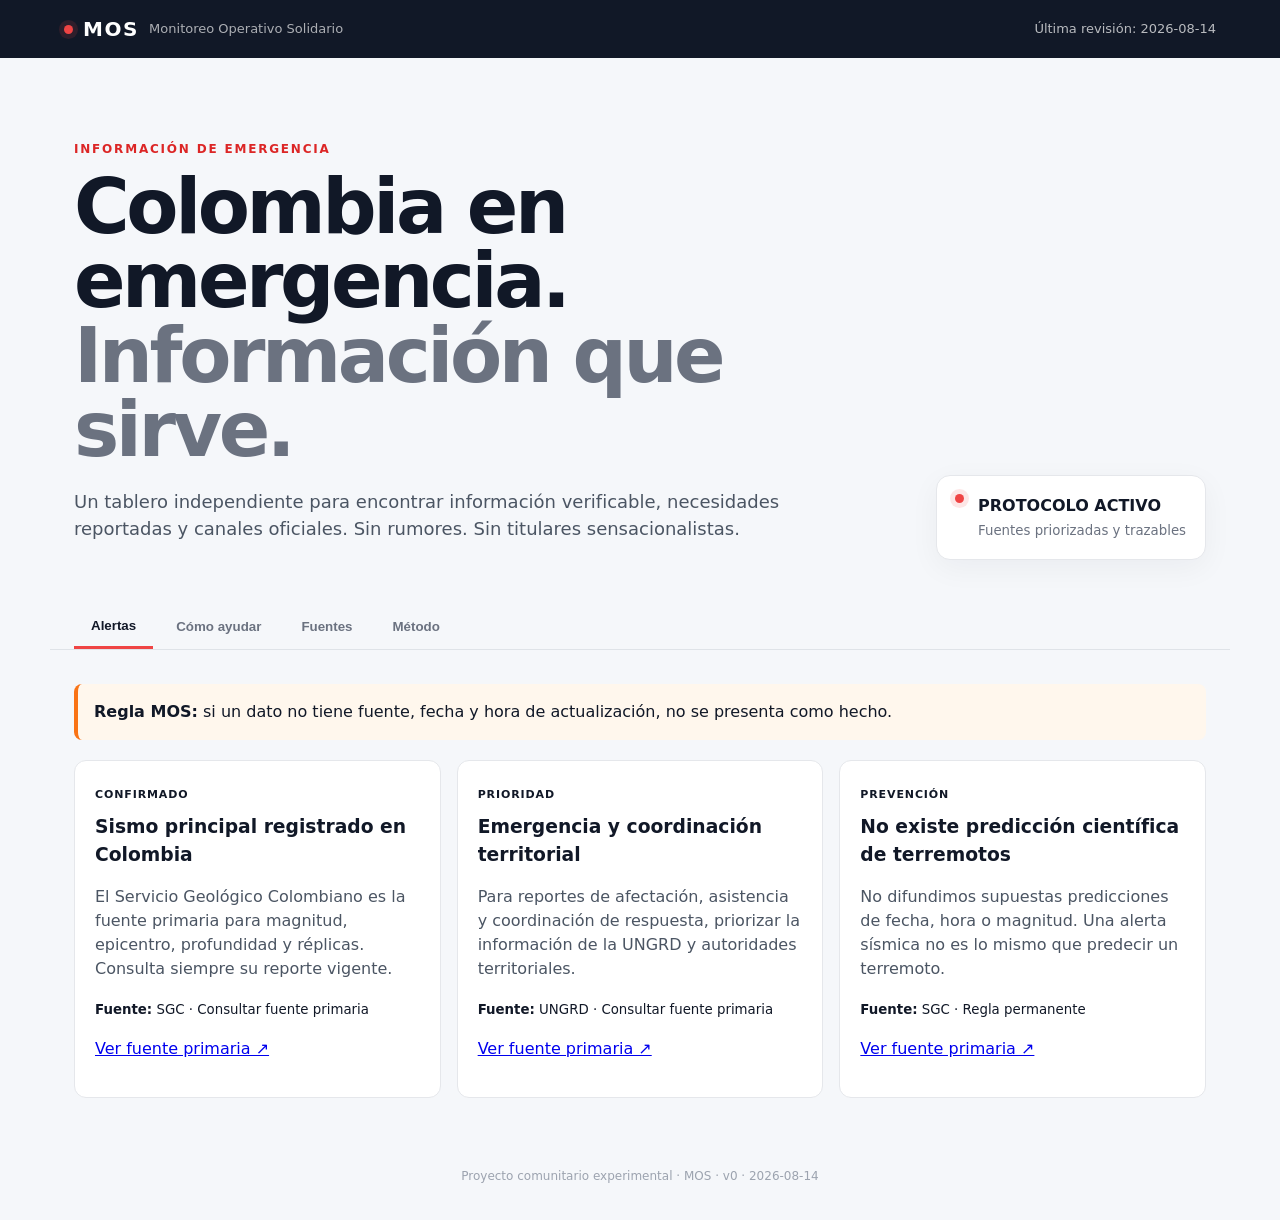
<file: index.html>
<!doctype html>
<html lang="es">
<head>
  <meta charset="utf-8">
  <meta name="viewport" content="width=device-width, initial-scale=1">
  <meta name="theme-color" content="#111827">
  <title>MOS — Colombia en Emergencia</title>
  <link rel="stylesheet" href="styles.css">
</head>
<body>
  <header class="topbar">
    <div class="brand"><span class="pulse"></span><strong>MOS</strong><span>Monitoreo Operativo Solidario</span></div>
    <div class="updated">Última revisión: <span id="updated">cargando…</span></div>
  </header>
  <main>
    <section class="hero">
      <div>
        <p class="eyebrow">INFORMACIÓN DE EMERGENCIA</p>
        <h1>Colombia en emergencia.<br><span>Información que sirve.</span></h1>
        <p class="lead">Un tablero independiente para encontrar información verificable, necesidades reportadas y canales oficiales. Sin rumores. Sin titulares sensacionalistas.</p>
      </div>
      <div class="status-card"><span class="status-dot"></span><div><strong>PROTOCOLO ACTIVO</strong><small>Fuentes priorizadas y trazables</small></div></div>
    </section>

    <nav class="tabs" aria-label="Secciones">
      <button class="active" data-tab="alertas">Alertas</button>
      <button data-tab="ayuda">Cómo ayudar</button>
      <button data-tab="fuentes">Fuentes</button>
      <button data-tab="metodo">Método</button>
    </nav>

    <section id="alertas" class="panel active-panel">
      <div class="notice"><strong>Regla MOS:</strong> si un dato no tiene fuente, fecha y hora de actualización, no se presenta como hecho.</div>
      <div id="alerts" class="cards"></div>
    </section>

    <section id="ayuda" class="panel">
      <h2>Ayudar sin estorbar</h2>
      <div class="cards help-grid">
        <article><b>1 · Verifica antes de donar</b><p>Comprueba quién solicita la ayuda y si el canal pertenece a una institución u organización identificable.</p></article>
        <article><b>2 · No difundas rumores</b><p>No compartas cifras, audios, videos o supuestas predicciones sísmicas sin una fuente verificable.</p></article>
        <article><b>3 · Sigue instrucciones oficiales</b><p>En una emergencia, los organismos de socorro coordinan rutas, prioridades y centros de recepción.</p></article>
        <article><b>4 · Reporta información útil</b><p>Indica municipio, tipo de necesidad, fecha/hora y evidencia. No publiques datos personales sensibles.</p></article>
      </div>
    </section>

    <section id="fuentes" class="panel">
      <h2>Jerarquía de fuentes</h2>
      <p class="muted">MOS no intenta reemplazar a las autoridades ni a los organismos de socorro. Los agrega, contrasta y traduce a información accionable.</p>
      <div id="sources" class="source-list"></div>
    </section>

    <section id="metodo" class="panel">
      <h2>Protocolo de verificación</h2>
      <ol class="method"><li><b>Fuente primaria primero.</b> SGC, UNGRD, autoridades territoriales y organismos humanitarios.</li><li><b>Fecha y hora.</b> Cada dato debe conservar su momento de publicación/consulta.</li><li><b>Corroboración.</b> Un segundo organismo independiente cuando el dato sea crítico.</li><li><b>Estado explícito.</b> CONFIRMADO / EN VERIFICACIÓN / DESCARTADO.</li><li><b>Correcciones visibles.</b> Nunca borrar silenciosamente un dato publicado.</li><li><b>Separación editorial.</b> Información humanitaria ≠ opinión política.</li></ol>
      <div class="method-box">⚠️ <b>Importante:</b> MOS no predice terremotos, no da diagnósticos estructurales y no sustituye instrucciones de rescate o evacuación.</div>
    </section>
  </main>
  <footer>Proyecto comunitario experimental · MOS · v0 · <span id="build"></span></footer>
  <script src="data.js"></script><script src="app.js"></script>
</body>
</html>
</file>
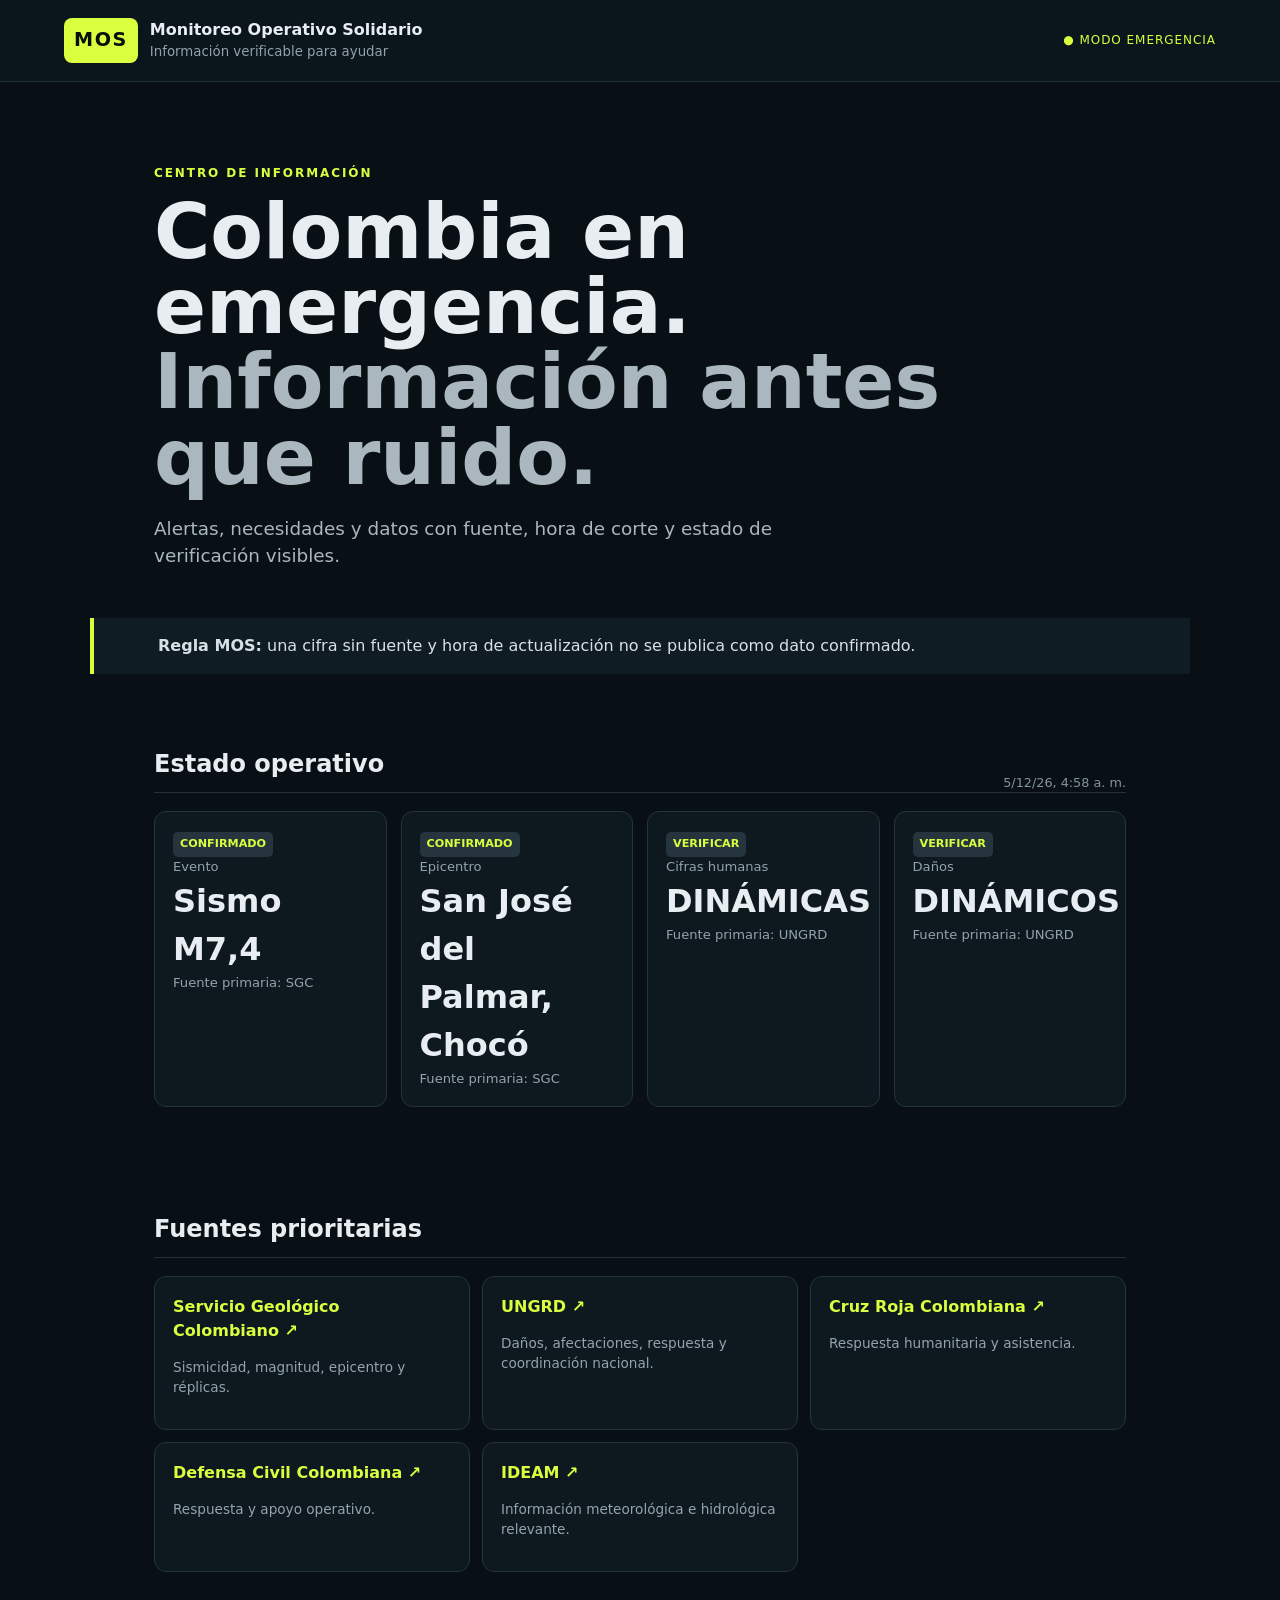
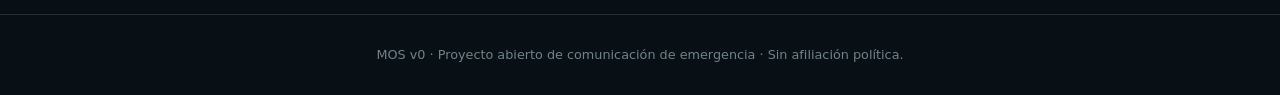
<file: mos/index.html>
<!doctype html><html lang="es"><head><meta charset="utf-8"><meta name="viewport" content="width=device-width,initial-scale=1"><meta name="description" content="MOS — Monitoreo Operativo Solidario. Información verificable para emergencias en Colombia."><title>MOS | Monitoreo Operativo Solidario</title><link rel="stylesheet" href="styles.css"></head><body><header><div class="brand"><span class="mark">MOS</span><div><strong>Monitoreo Operativo Solidario</strong><small>Información verificable para ayudar</small></div></div><span class="status">● MODO EMERGENCIA</span></header><main><section class="hero"><p class="eyebrow">CENTRO DE INFORMACIÓN</p><h1>Colombia en emergencia.<br><em>Información antes que ruido.</em></h1><p class="lead">Alertas, necesidades y datos con fuente, hora de corte y estado de verificación visibles.</p></section><section class="notice"><strong>Regla MOS:</strong> una cifra sin fuente y hora de actualización no se publica como dato confirmado.</section><section><div class="section-head"><h2>Estado operativo</h2><span id="updated">Cargando…</span></div><div id="cards" class="grid"></div></section><section><div class="section-head"><h2>Fuentes prioritarias</h2></div><div id="sources" class="sources"></div></section></main><footer>MOS v0 · Proyecto abierto de comunicación de emergencia · Sin afiliación política.</footer><script src="app.js"></script></body></html>
</file>
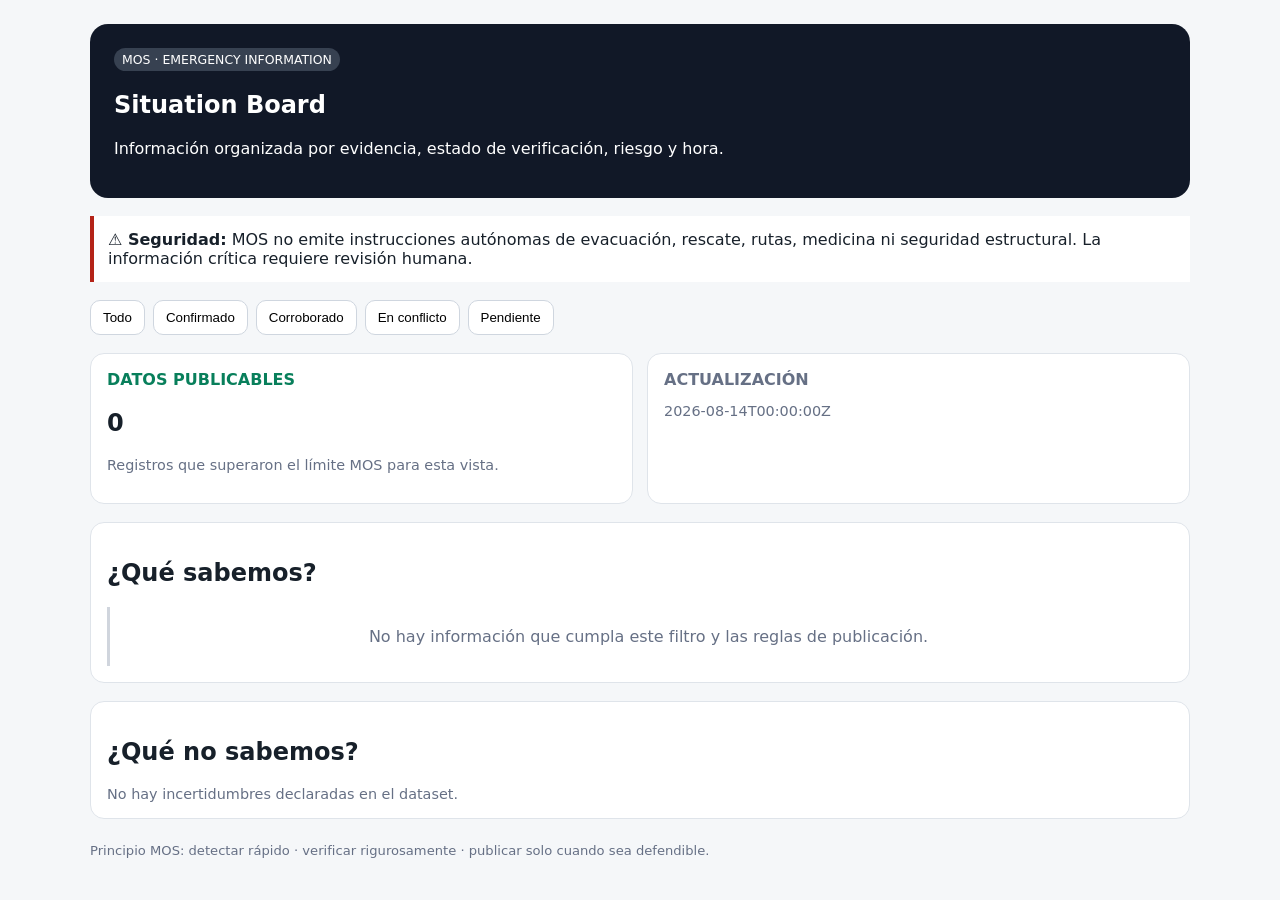
<file: web/index.html>
<!doctype html>
<html lang="es">
<head>
<meta charset="utf-8"><meta name="viewport" content="width=device-width,initial-scale=1">
<meta name="description" content="MOS — tablero de situación y verificación de información de emergencia.">
<title>MOS · Situation Board</title>
<style>:root{font-family:system-ui,-apple-system,Segoe UI,sans-serif;color:#17202a;background:#f5f7f9}body{margin:0}.wrap{max-width:1100px;margin:auto;padding:24px}.hero{background:#111827;color:#fff;border-radius:18px;padding:24px}.tag{display:inline-block;font-size:.78rem;padding:4px 8px;border-radius:999px;background:#374151}.grid{display:grid;grid-template-columns:repeat(auto-fit,minmax(220px,1fr));gap:14px;margin-top:18px}.card{background:#fff;border:1px solid #dfe4ea;border-radius:14px;padding:16px}.status{font-weight:800}.green{color:#087f5b}.yellow{color:#9a6700}.orange{color:#b54708}.red{color:#b42318}.gray{color:#667085}.notice{margin-top:18px;padding:14px;border-left:4px solid #b42318;background:#fff}.small{font-size:.9rem;color:#667085}button{border:1px solid #cfd6df;background:#fff;border-radius:10px;padding:9px 12px;cursor:pointer}.toolbar{display:flex;gap:8px;flex-wrap:wrap;margin-top:18px}.fact{margin-top:12px;border-top:1px solid #eee;padding-top:12px}.meta{font-size:.82rem;color:#667085}.timeline{border-left:3px solid #d0d5dd;padding-left:14px}.empty{padding:20px;text-align:center;color:#667085}footer{margin-top:24px;font-size:.82rem;color:#667085}</style>
</head>
<body><main class="wrap">
<section class="hero"><span class="tag">MOS · EMERGENCY INFORMATION</span><h1>Situation Board</h1><p>Información organizada por evidencia, estado de verificación, riesgo y hora.</p></section>
<section class="notice"><strong>⚠️ Seguridad:</strong> MOS no emite instrucciones autónomas de evacuación, rescate, rutas, medicina ni seguridad estructural. La información crítica requiere revisión humana.</section>
<div class="toolbar" aria-label="Filtros"><button data-filter="ALL">Todo</button><button data-filter="CONFIRMED_EVENT">Confirmado</button><button data-filter="CORROBORATED_FACT">Corroborado</button><button data-filter="CONFLICTING_REPORTS">En conflicto</button><button data-filter="PENDING_VERIFICATION">Pendiente</button></div>
<section id="summary" class="grid" aria-label="Resumen"></section>
<section class="card" style="margin-top:18px"><h2>¿Qué sabemos?</h2><div id="facts" class="timeline"><div class="empty">Cargando únicamente datos que hayan pasado el límite de publicación MOS…</div></div></section>
<section class="card" style="margin-top:18px"><h2>¿Qué no sabemos?</h2><div id="unknowns" class="small">MOS mostrará aquí incertidumbres explícitas cuando existan en el dataset.</div></section>
<footer>Principio MOS: detectar rápido · verificar rigurosamente · publicar solo cuando sea defendible.</footer>
</main>
<script>
const DATA_URL='../data/public_situation.json'; let data={situations:[]},filter='ALL';
const labels={CONFIRMED_EVENT:'🟢 CONFIRMADO',CONFIRMED_FACT:'🟢 CONFIRMADO',CORROBORATED_FACT:'🟡 CORROBORADO',CONFLICTING_REPORTS:'🔴 EN CONFLICTO',PENDING_VERIFICATION:'🟠 PENDIENTE',EXPIRED:'⚫ EXPIRADO'};
async function load(){try{const r=await fetch(DATA_URL,{cache:'no-store'});if(!r.ok)throw new Error();data=await r.json();render()}catch(e){document.getElementById('facts').innerHTML='<div class="empty">No se pudo cargar el dataset MOS. No se mostrarán datos de emergencia por defecto.</div>'}}
function render(){const rows=(data.situations||[]).filter(x=>filter==='ALL'||x.verification_state===filter);document.getElementById('summary').innerHTML=`<article class="card"><div class="status green">DATOS PUBLICABLES</div><h2>${rows.length}</h2><p class="small">Registros que superaron el límite MOS para esta vista.</p></article><article class="card"><div class="status gray">ACTUALIZACIÓN</div><p class="small">${data.generated_at||'No disponible'}</p></article>`;document.getElementById('facts').innerHTML=rows.length?rows.map(x=>`<article class="fact"><strong>${labels[x.verification_state]||x.verification_state}</strong><h3>${esc(x.title||'Sin título')}</h3><p>${esc(x.summary||'')}</p><div class="meta">Fuente: ${esc(x.source||'No disponible')} · Riesgo: ${esc(x.risk||'No disponible')} · Publicado: ${esc(x.published_at||'No disponible')}</div><p>${x.source_url?`<a href="${safeUrl(x.source_url)}" rel="noopener noreferrer" target="_blank">Ver fuente original</a>`:''}</p></article>`).join(''):'<div class="empty">No hay información que cumpla este filtro y las reglas de publicación.</div>';
const unknowns=(data.unknowns||[]);document.getElementById('unknowns').innerHTML=unknowns.length?'<ul>'+unknowns.map(x=>`<li>${esc(x)}</li>`).join('')+'</ul>':'No hay incertidumbres declaradas en el dataset.'}
function esc(s){return String(s).replace(/[&<>\"']/g,c=>({'&':'&amp;','<':'&lt;','>':'&gt;','\"':'&quot;',"'":'&#39;'}[c]))};function safeUrl(u){try{const x=new URL(u,location.href);return ['https:','http:'].includes(x.protocol)?x.href:'#'}catch{return '#'}}
document.querySelectorAll('button[data-filter]').forEach(b=>b.onclick=()=>{filter=b.dataset.filter;render()});load();
</script></body></html>
</file>
<file: styles.css>
:root{font-family:Inter,system-ui,-apple-system,Segoe UI,Roboto,sans-serif;color:#111827;background:#f5f7fa;line-height:1.5}*{box-sizing:border-box}body{margin:0}.topbar{height:58px;background:#111827;color:#fff;display:flex;justify-content:space-between;align-items:center;padding:0 5vw;font-size:13px}.brand{display:flex;gap:10px;align-items:center}.brand strong{font-size:20px;letter-spacing:.08em}.brand span:last-child{opacity:.65}.pulse,.status-dot{width:9px;height:9px;border-radius:50%;background:#ef4444;display:inline-block;box-shadow:0 0 0 5px #ef444422}.updated{opacity:.7}.hero{max-width:1180px;margin:auto;padding:70px 24px 45px;display:flex;justify-content:space-between;gap:35px;align-items:end}.eyebrow{font-size:12px;font-weight:800;letter-spacing:.15em;color:#dc2626}.hero h1{font-size:clamp(40px,6vw,76px);line-height:.98;margin:12px 0 20px;letter-spacing:-.045em}.hero h1 span{color:#6b7280}.lead{max-width:720px;font-size:18px;color:#4b5563}.status-card{min-width:270px;background:#fff;border:1px solid #e5e7eb;border-radius:14px;padding:18px;display:flex;gap:14px;box-shadow:0 8px 30px #1118270c}.status-card small{display:block;color:#6b7280;margin-top:3px}.tabs{max-width:1180px;margin:auto;padding:0 24px;display:flex;gap:6px;border-bottom:1px solid #dfe3e8}.tabs button{border:0;background:transparent;padding:13px 17px;cursor:pointer;font-weight:700;color:#6b7280}.tabs button.active{color:#111827;border-bottom:3px solid #ef4444}.panel{max-width:1180px;margin:auto;padding:34px 24px;display:none}.active-panel{display:block}.notice{background:#fff7ed;border-left:4px solid #f97316;padding:16px;border-radius:8px;margin-bottom:20px}.cards{display:grid;grid-template-columns:repeat(auto-fit,minmax(260px,1fr));gap:16px}.card,.help-grid article{background:white;border:1px solid #e5e7eb;border-radius:12px;padding:20px}.card .tag{font-size:11px;font-weight:800;letter-spacing:.08em}.card h3{margin:8px 0}.card p{color:#4b5563}.source-list{display:grid;gap:10px}.source{background:#fff;border:1px solid #e5e7eb;border-radius:10px;padding:15px;display:flex;justify-content:space-between;gap:20px}.source a{color:#2563eb;font-weight:700}.muted{color:#6b7280}.method{padding-left:24px;display:grid;gap:16px}.method-box{margin-top:24px;padding:18px;background:#fff;border:1px solid #e5e7eb;border-radius:10px}footer{text-align:center;color:#9ca3af;padding:35px;font-size:12px}@media(max-width:720px){.hero{display:block;padding-top:45px}.status-card{margin-top:25px}.topbar{padding:0 18px}.brand span:last-child{display:none}.updated{display:none}.source{display:block}.source a{display:block;margin-top:7px}}
</file>
<file: mos/styles.css>
:root{font-family:Inter,system-ui,-apple-system,BlinkMacSystemFont,"Segoe UI",sans-serif;color:#e8edf2;background:#081016;line-height:1.5}*{box-sizing:border-box}body{margin:0}header{display:flex;justify-content:space-between;align-items:center;padding:18px 5vw;border-bottom:1px solid #22313a;background:#0b151c;position:sticky;top:0;z-index:5}.brand{display:flex;gap:12px;align-items:center}.mark{font-weight:900;font-size:1.2rem;letter-spacing:.08em;background:#d9ff3f;color:#071006;padding:8px 10px;border-radius:8px}.brand small{display:block;color:#91a1aa}.status{font-size:.75rem;color:#d9ff3f;letter-spacing:.08em}.hero,section{max-width:1100px;margin:auto;padding:42px 5vw}.hero{padding-top:70px;padding-bottom:30px}.eyebrow{font-size:.75rem;letter-spacing:.16em;color:#d9ff3f;font-weight:800}.hero h1{font-size:clamp(2.4rem,6vw,5rem);line-height:.98;margin:10px 0 20px}.hero h1 em{font-style:normal;color:#aab7be}.lead{max-width:700px;font-size:1.15rem;color:#aab7be}.notice{max-width:1100px;margin:0 auto 10px;padding:16px 5vw;border-left:4px solid #d9ff3f;background:#101c23;color:#d7e0e5}.section-head{display:flex;justify-content:space-between;align-items:end;border-bottom:1px solid #22313a;margin-bottom:18px}.section-head h2{margin-bottom:10px}.section-head span{font-size:.8rem;color:#83939c}.grid{display:grid;grid-template-columns:repeat(auto-fit,minmax(230px,1fr));gap:14px}.card,.source{border:1px solid #24343e;background:#0d181f;border-radius:12px;padding:18px}.card h3{margin:5px 0}.value{font-size:2rem;font-weight:800}.meta{font-size:.82rem;color:#93a3ac}.badge{display:inline-block;font-size:.7rem;font-weight:800;padding:4px 7px;border-radius:5px;background:#25343d;color:#d9ff3f}.sources{display:grid;grid-template-columns:repeat(auto-fit,minmax(250px,1fr));gap:12px}.source a{color:#d9ff3f;text-decoration:none;font-weight:700}.source p{color:#94a4ad;font-size:.85rem}footer{border-top:1px solid #22313a;padding:30px 5vw;color:#71818a;text-align:center;font-size:.8rem}@media(max-width:650px){header{align-items:flex-start}.status{display:none}.hero{padding-top:45px}}
</file>
